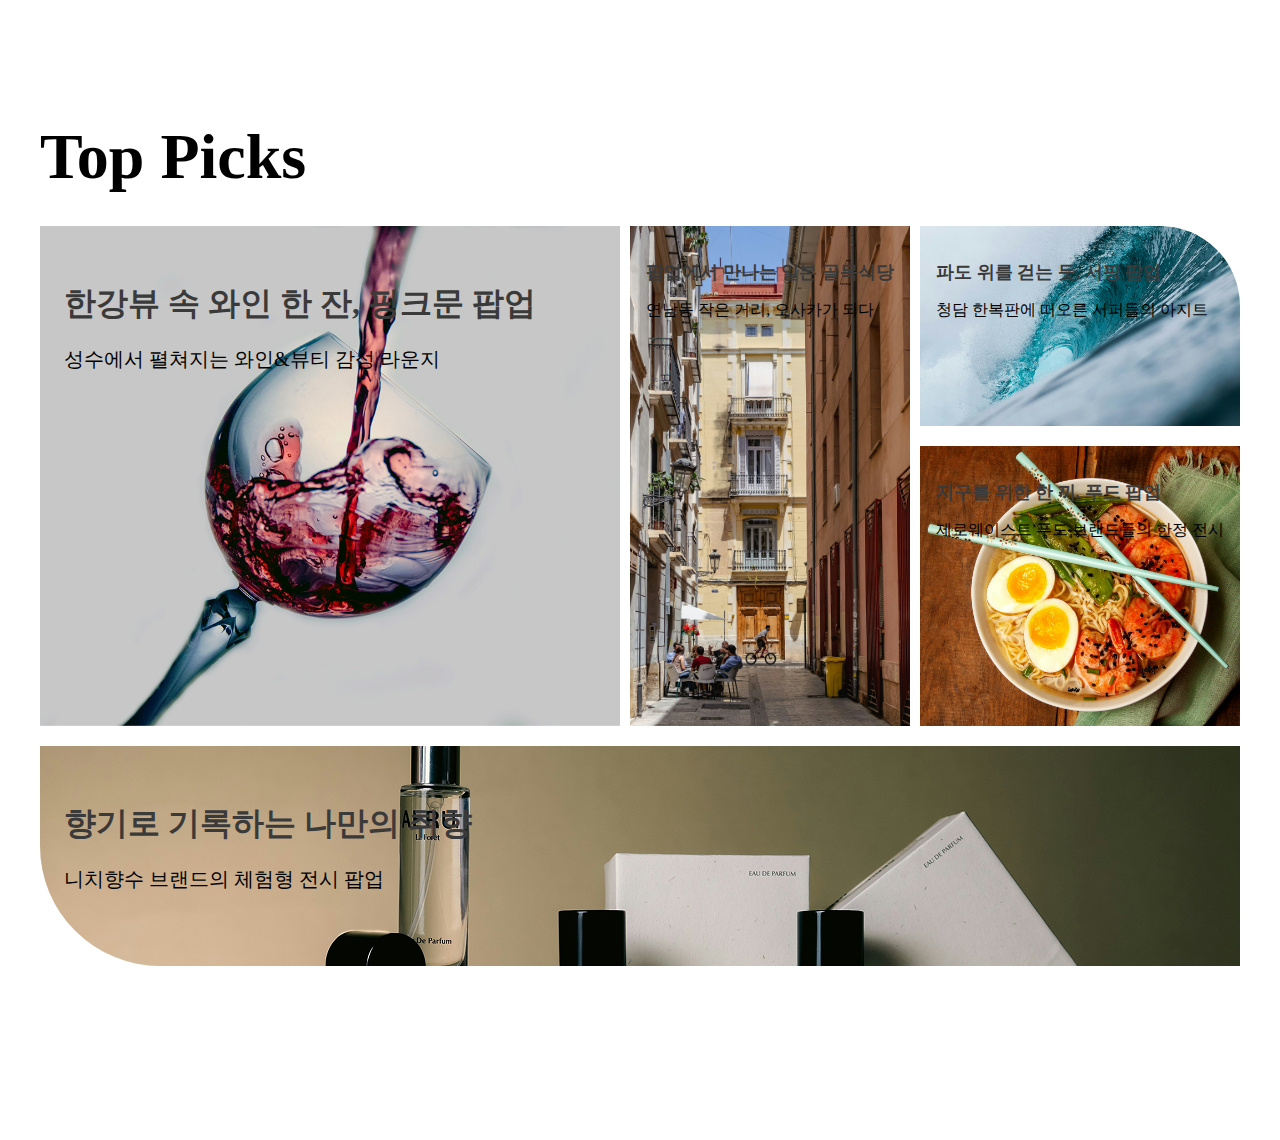
<file: 실험실.html>
<!DOCTYPE html>
<html lang="ko">

<head>
  <meta charset="UTF-8">
  <meta name="viewport" content="width=device-width, initial-scale=1.0">
  <title>탭 콘텐츠 가로 스크롤</title>
  <style>
    .top_container {
      width: 1200px;
      height: 100vh;
      margin: 120px auto;
    }

    .top_container>h2 {
      font-size: 64px;
      font-weight: 800;
      margin-bottom: 32px;
    }

    .top_content {
      display: flex;
      justify-content: space-between;
      margin-bottom: 20px;
    }

    .first_box {
      background: url(../image/top1.png);
      width: 580px;
      height: 500px;
      background-size: cover;
      padding: 24px;
      box-sizing: border-box;
    }

    .second_box {
      background: url(../image/top2.png);
      background-size: cover;
      padding: 16px;
      box-sizing: border-box;
    }

    .third_box {
      display: flex;
      flex-direction: column;
      justify-content: space-between;
    }

    .third_top_box {
      background: url(../image/top3.png);
      border-top-right-radius: 80px;
      background-size: cover;
      height: 200px;
      padding: 16px;
      box-sizing: border-box;
    }

    .third_bottom_box {
      background: url(../image/top4.png);
      background-size: cover;
      height: 280px;
      padding: 16px;
      box-sizing: border-box;
    }

    .fifth_box {
      background: url(../image/top5.png);
      border-radius: 0 0 0 120px;
      background-size: cover;
      background-position: center;
      height: 220px;
      padding: 24px;
      box-sizing: border-box;
    }

    .big_common_h3 {
      font-size: 32px;
      font-weight: 600;
      margin-bottom: 16px;
    }

    .common_h3 {
      font-size: 18px;
      font-weight: 600;
      margin-bottom: 12px;
    }

    .big_common_h3,
    .common_h3 {
      color: #3A3A3A;
    }

    .big_common_p {
      font-size: 20px;
    }

    .top_content>div,
    .top_content>div>div,
    .bottom_content>div {
      background-repeat: no-repeat;
      background-position: center;
      transition: all 0.7s ease;
    }

    .top_container:hover>.top_content>div:not(:hover),
    .top_container:hover>.top_content>div>div:not(:hover),
    .top_container:hover>.bottom_content>div:not(:hover) {
      filter: brightness(0.7);
    }
  </style>
</head>

<body>
  <section class="top_container">
    <h2>Top Picks</h2>
    <div class="top_content">
      <div class="first_box">
        <h3 class="big_common_h3">
          한강뷰 속 와인 한 잔, 핑크문 팝업
        </h3>
        <p class="big_common_p">
          성수에서 펼쳐지는 와인&뷰티 감성 라운지
        </p>
      </div>
      <div class="second_box">
        <h3 class="common_h3">
          팝업에서 만나는 일본 골목식당
        </h3>
        <p>
          연남동 작은 거리, 오사카가 되다
        </p>
      </div>
      <div class="third_box">
        <div class="third_top_box">
          <h3 class="common_h3">
            파도 위를 걷는 듯, 서핑 팝업
          </h3>
          <p>
            청담 한복판에 떠오른 서퍼들의 아지트
          </p>

        </div>
        <div class="third_bottom_box">
          <h3 class="common_h3">
            지구를 위한 한 끼, 푸드 팝업
          </h3>
          <p>
            제로웨이스트 푸드 브랜드들의 한정 전시
          </p>
        </div>
      </div>
    </div>
    <div class="bottom_content">
      <div class="fifth_box">
        <h3 class="big_common_h3">
          향기로 기록하는 나만의 취향
        </h3>
        <p class="big_common_p">
          니치향수 브랜드의 체험형 전시 팝업
        </p>

      </div>
    </div>
  </section>


</body>

</html>
</file>
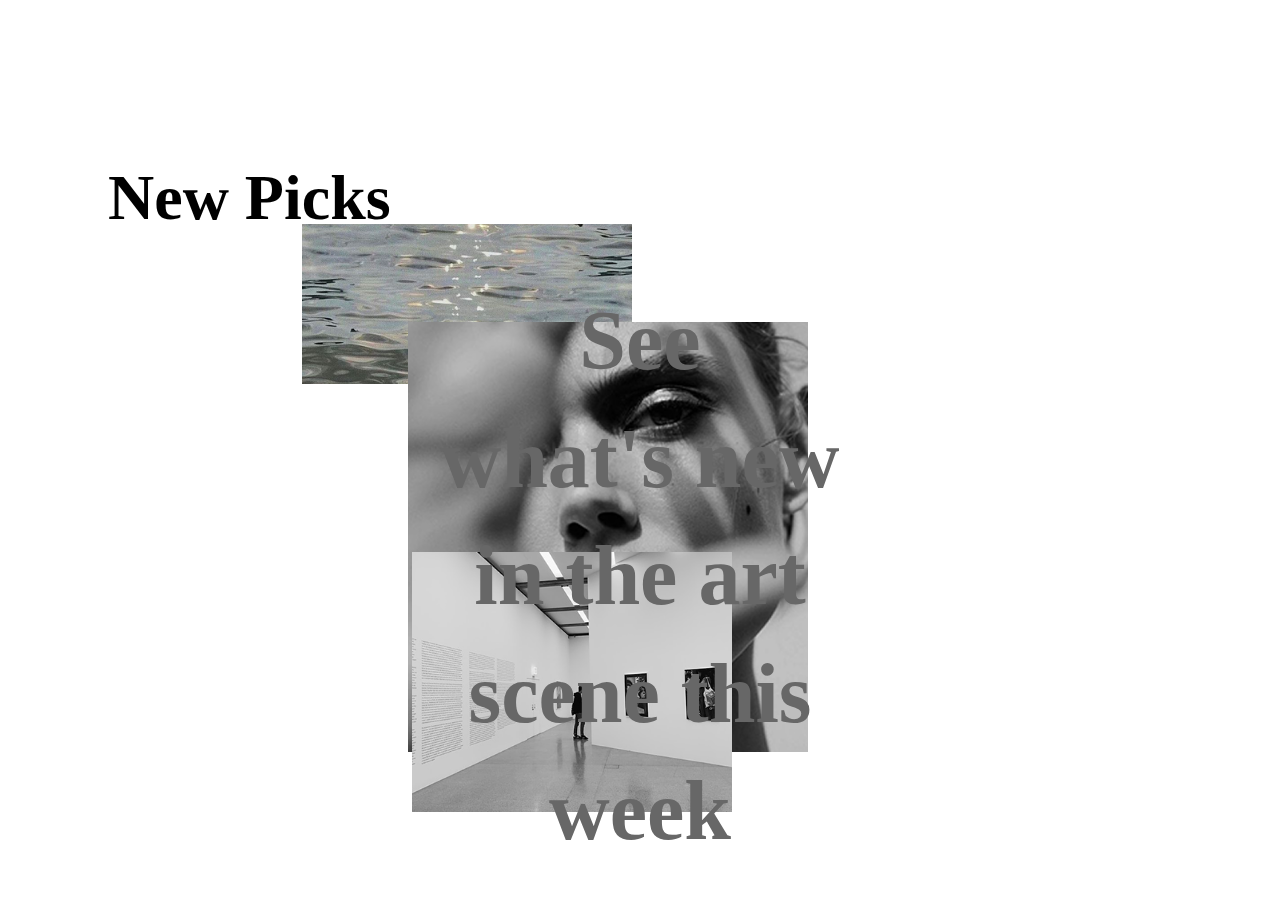
<file: 실험실2.html>
<!DOCTYPE html>
<html lang="en">

<head>
    <meta charset="UTF-8">
    <meta name="viewport" content="width=device-width, initial-scale=1.0">
    <title>Document</title>
    <style>
        .new_container {
            width: 100%;
            height: 100vh;
            position: relative;
            padding: 100px;
            box-sizing: border-box;
        }

        .new_container>h2 {
            font-size: 64px;
            font-weight: 800;
            margin-bottom: 32px;
        }

        .new_img_box {
            z-index: 1;
        }

        .shake-img {
            transition: transform 0.1s ease-out;
        }

        .new1 {
            background: url(../image/new1.png);
            width: 330px;
            height: 160px;
            right: 600px;
            top: 200px;
            position: absolute;
            background-size: cover;
            background-position: center;
        }

        .new2 {
            background: url(../image/new2.png);
            width: 400px;
            height: 430px;
            left: 360px;
            bottom: 140px;
            position: absolute;
            background-size: cover;
            background-position: center;
        }

        .new3 {
            background: url(../image/new3.png);
            width: 320px;
            height: 260px;
            right: 500px;
            bottom: 80px;
            position: absolute;
            background-size: cover;
            background-position: center;
        }

        .new_text_content {
            font-size: 84px;
            font-weight: 600;
            color: #676767;
            text-align: center;
            position: absolute;
            top: 50%;
            left: 50%;
            transform: translate(-50%, -30%);
            line-height: 1.4;
            z-index: 0;
        }
    </style>
</head>

<body>
    <section class="new_container">
        <h2>New Picks</h2>
        <div class="new_img_box">
            <figure class="new1 shake-img"></figure>
            <figure class="new2 shake-img"></figure>
            <figure class="new3 shake-img"></figure>
        </div>
        <div class="new_text_content">
            See
            <br>
            what's new
            <br>
            in the art
            <br>
            scene this
            <br>
            week
        </div>
    </section>
    <script>
        document.addEventListener('mousemove', (e) => {
            const images = document.querySelectorAll(".shake-img");

            images.forEach(img => {
                const speed = 20;
                const x = (window.innerWidth / 2 - e.clientX) / speed;
                const y = (window.innerHeight / 2 - e.clientY) / speed;

                img.style.transform = `translate(${x}px, ${y}px)`;
            })
        })

    </script>
</body>

</html>
</file>
